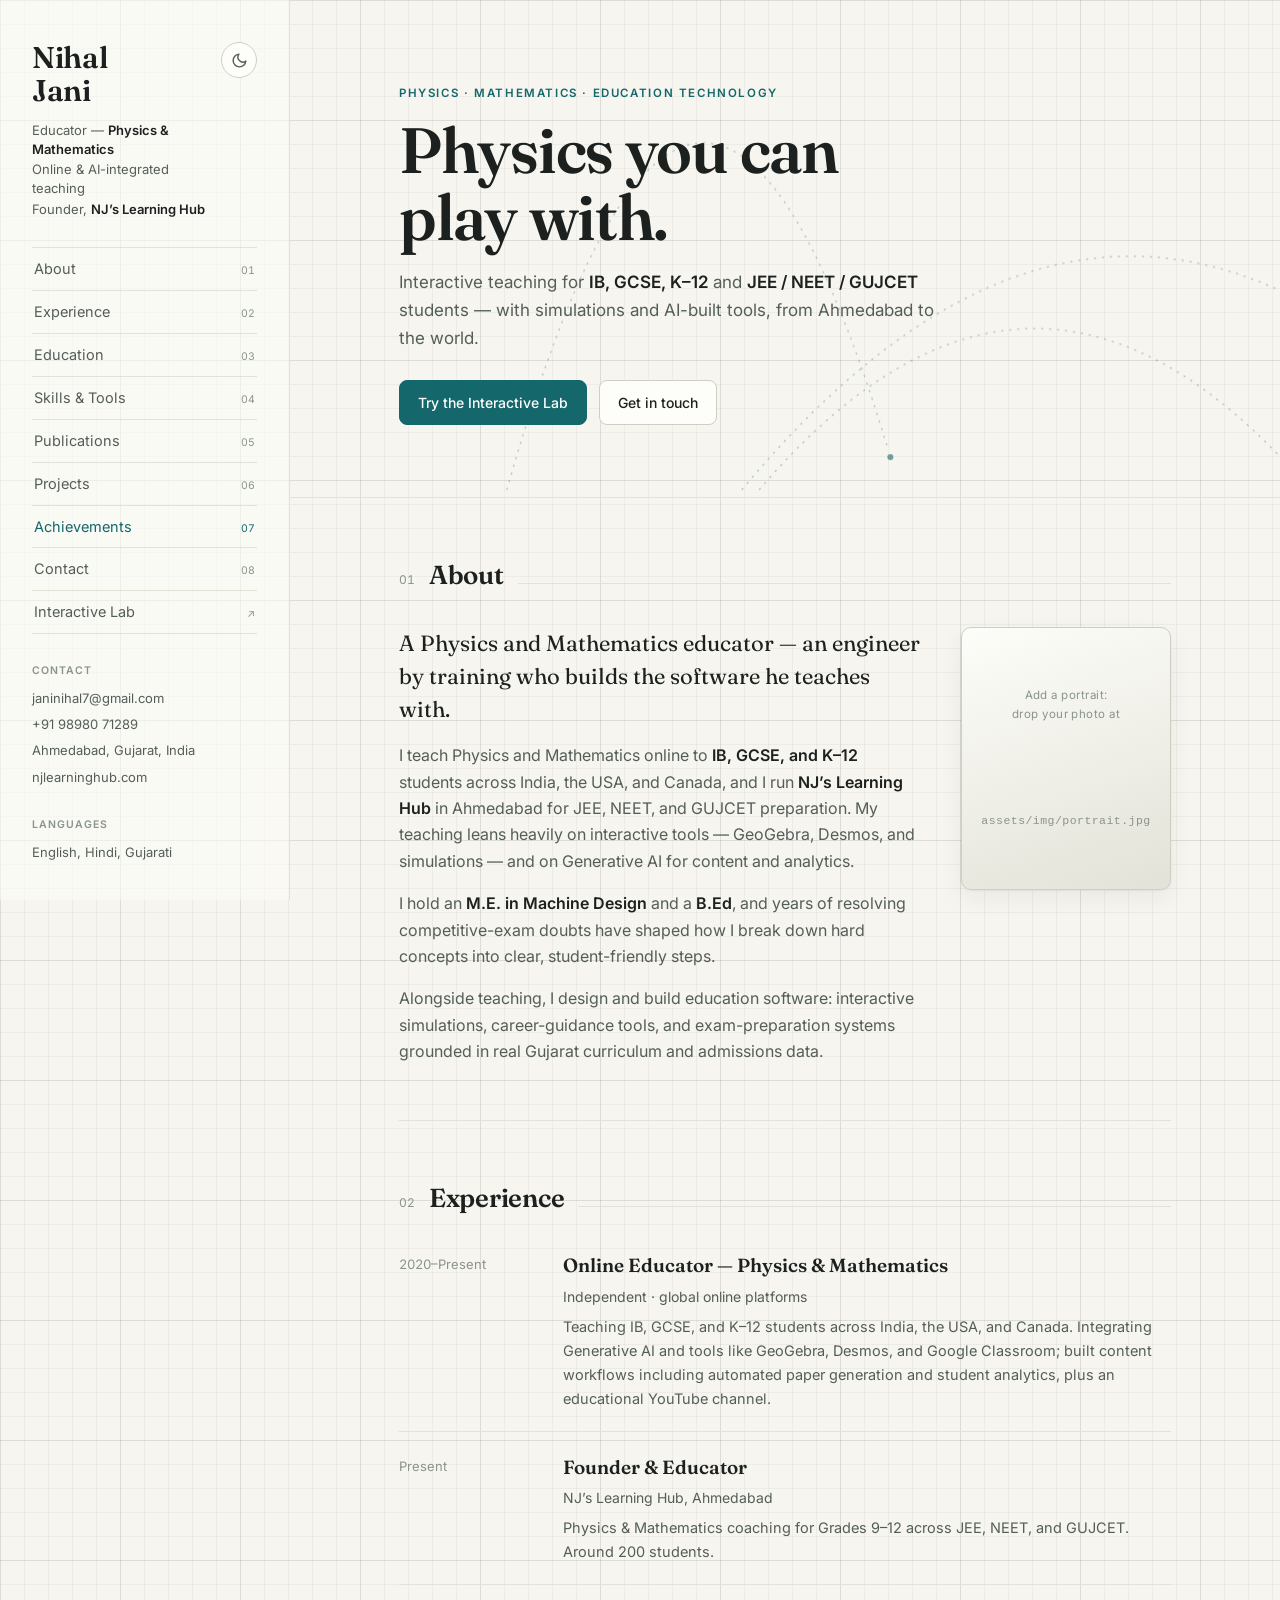
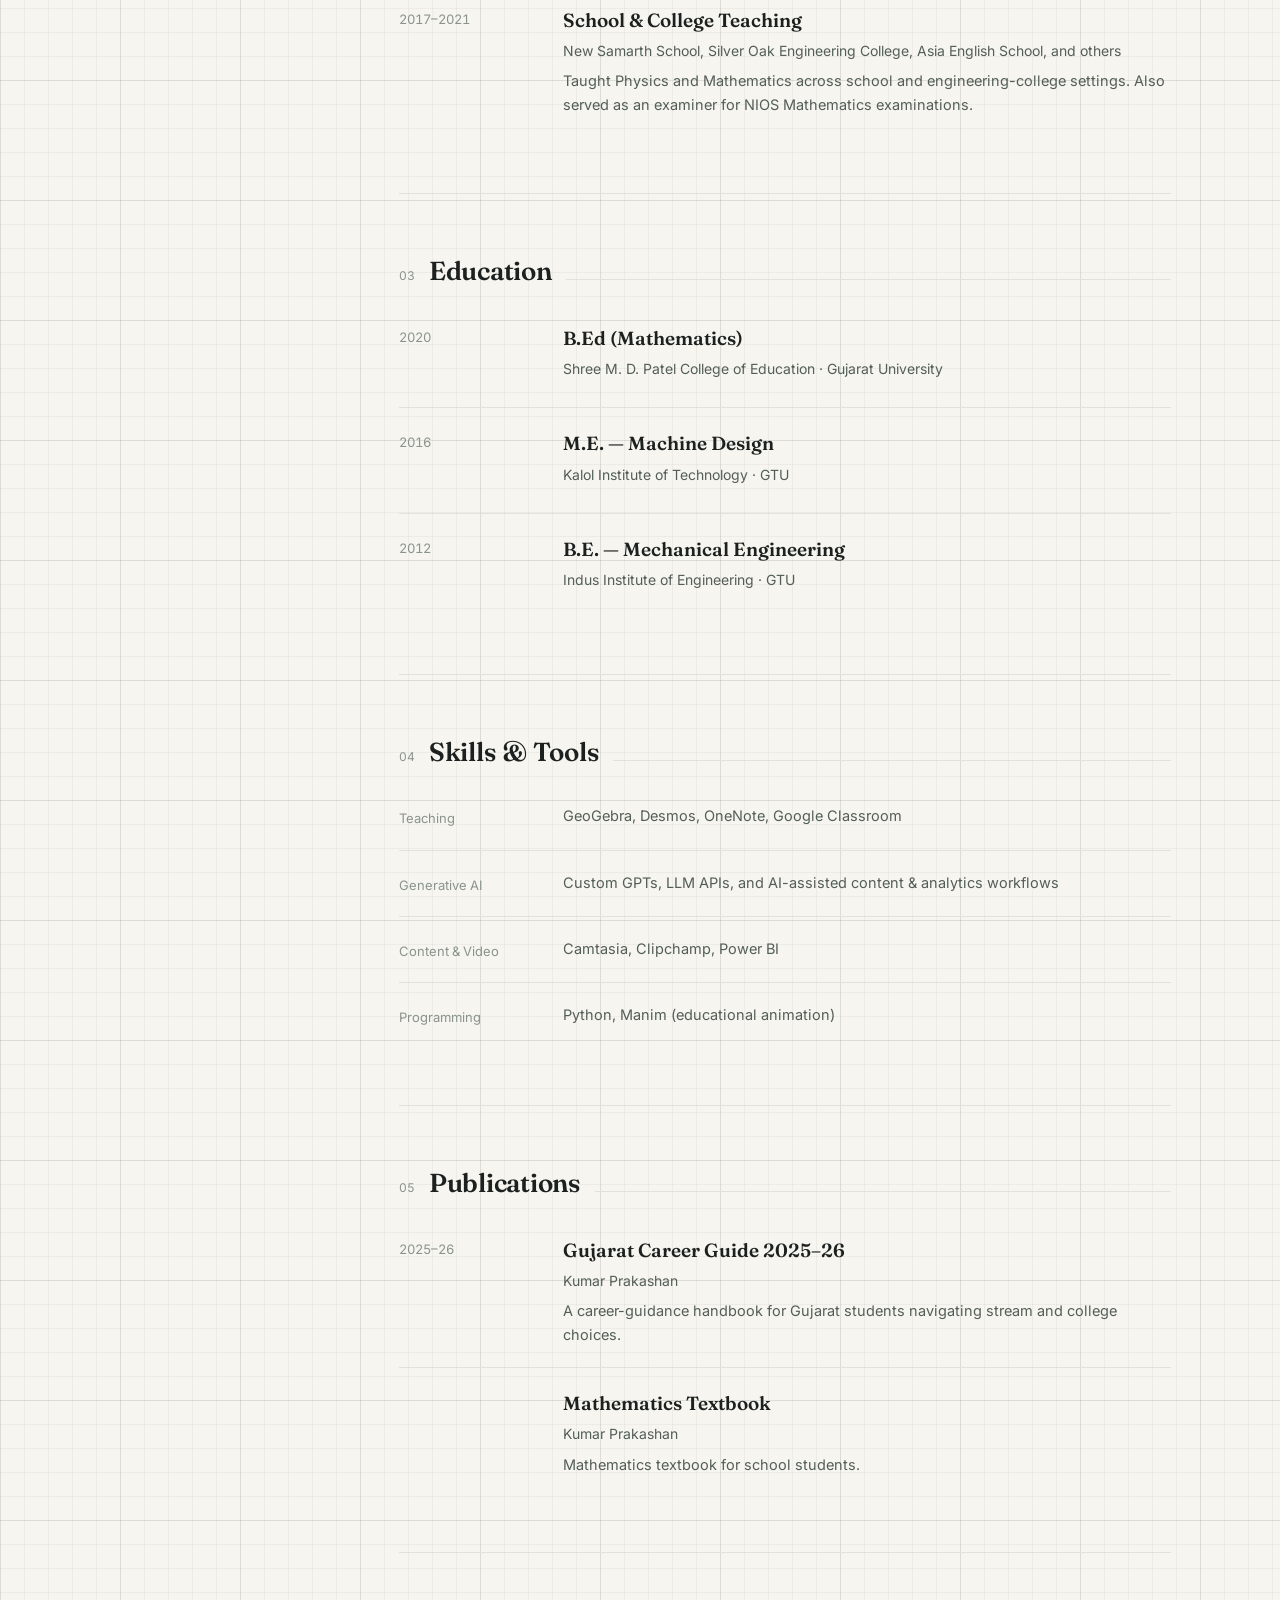
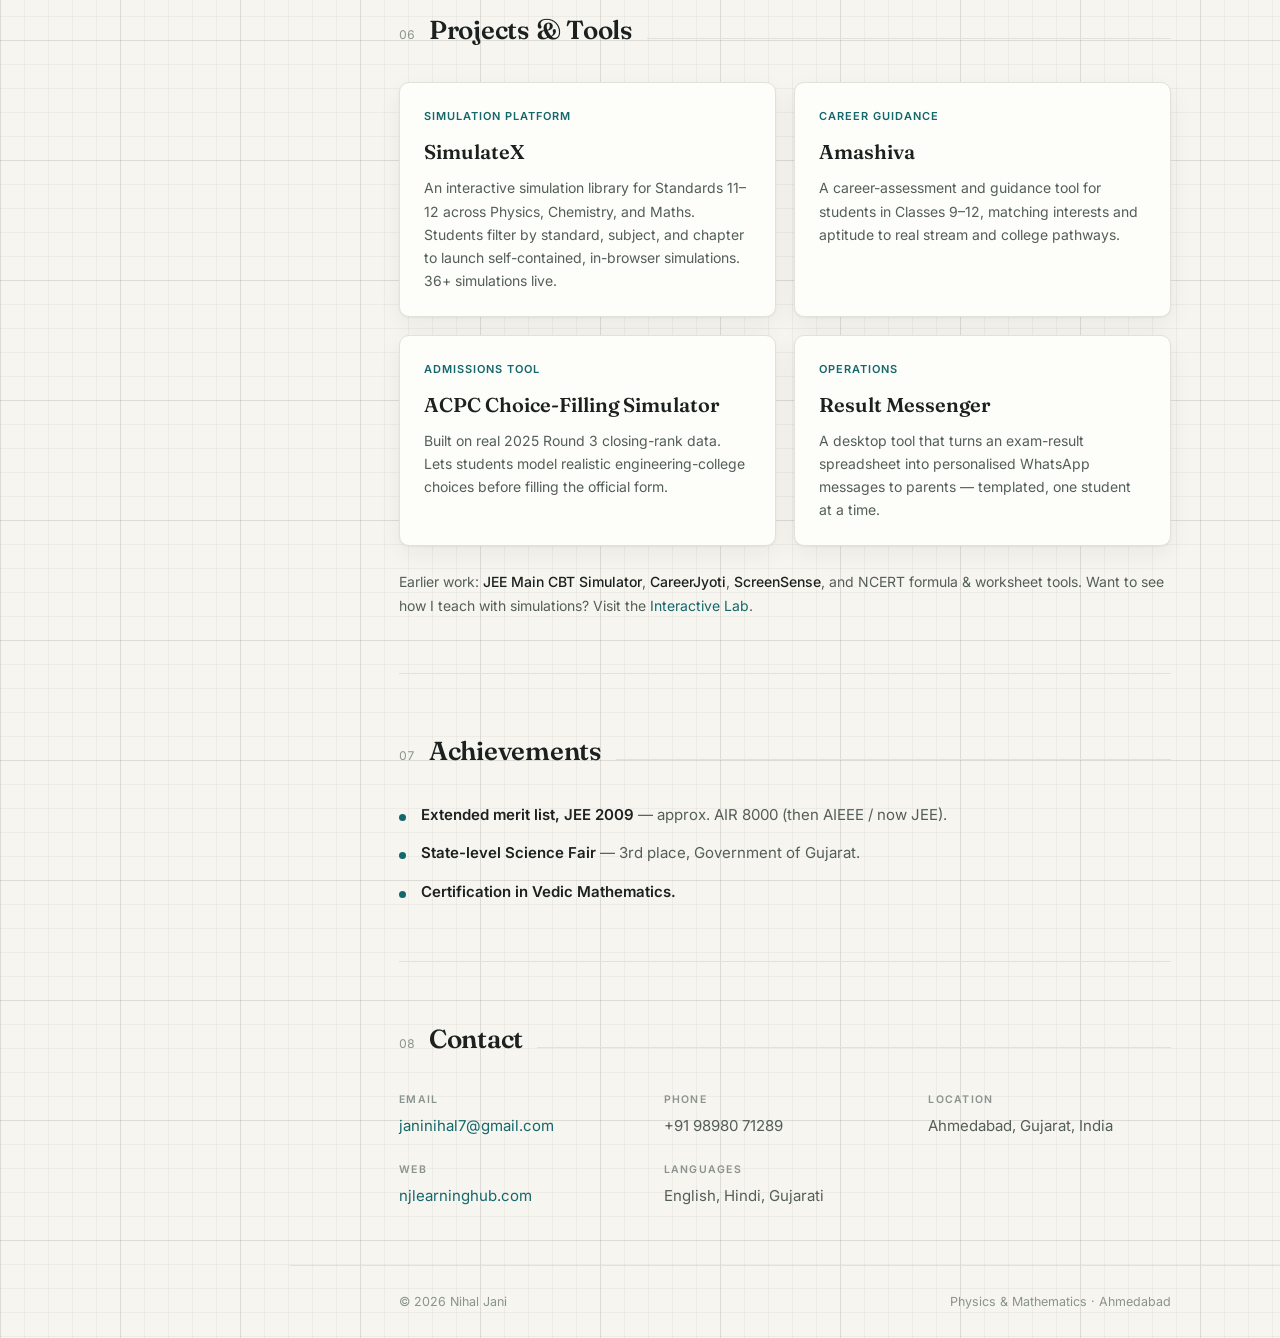
<file: index.html>
<!DOCTYPE html>
<html lang="en">
<head>
<meta charset="UTF-8" />
<meta name="viewport" content="width=device-width, initial-scale=1.0" />
<title>Nihal Jani — Physics &amp; Mathematics Educator</title>
<meta name="description" content="Nihal Jani teaches Physics and Mathematics online to IB, GCSE, and K–12 students worldwide, runs NJ's Learning Hub in Ahmedabad, and builds interactive education software." />
<link rel="preconnect" href="https://fonts.googleapis.com" />
<link rel="preconnect" href="https://fonts.gstatic.com" crossorigin />
<link href="https://fonts.googleapis.com/css2?family=Fraunces:opsz,wght@9..144,400;9..144,600&family=Inter:wght@400;500;600&display=swap" rel="stylesheet" />
<link rel="stylesheet" href="assets/css/style.css" />
<script>
  // Apply the saved / system theme before first paint to avoid a flash.
  (function () {
    var t = null;
    try { t = localStorage.getItem('theme'); } catch (e) {}
    if (!t) t = window.matchMedia('(prefers-color-scheme: dark)').matches ? 'dark' : 'light';
    if (t === 'dark') document.documentElement.setAttribute('data-theme', 'dark');
  })();
</script>
</head>
<body>

<aside class="rail">
  <div class="rail-top">
    <div>
      <a class="rail-name" href="index.html">Nihal<br/>Jani</a>
      <div class="rail-roles">
        <div>Educator &mdash; <b>Physics &amp; Mathematics</b></div>
        <div>Online &amp; AI-integrated teaching</div>
        <div>Founder, <b>NJ&rsquo;s Learning Hub</b></div>
      </div>
    </div>
    <button class="theme-toggle" id="theme-toggle" aria-label="Toggle dark / light theme" title="Toggle theme">
      <svg class="icon-moon" viewBox="0 0 24 24" fill="none" stroke="currentColor" stroke-width="2" stroke-linecap="round" stroke-linejoin="round"><path d="M21 12.79A9 9 0 1 1 11.21 3 7 7 0 0 0 21 12.79z"/></svg>
      <svg class="icon-sun" viewBox="0 0 24 24" fill="none" stroke="currentColor" stroke-width="2" stroke-linecap="round" stroke-linejoin="round"><circle cx="12" cy="12" r="5"/><line x1="12" y1="1" x2="12" y2="3"/><line x1="12" y1="21" x2="12" y2="23"/><line x1="4.22" y1="4.22" x2="5.64" y2="5.64"/><line x1="18.36" y1="18.36" x2="19.78" y2="19.78"/><line x1="1" y1="12" x2="3" y2="12"/><line x1="21" y1="12" x2="23" y2="12"/><line x1="4.22" y1="19.78" x2="5.64" y2="18.36"/><line x1="18.36" y1="5.64" x2="19.78" y2="4.22"/></svg>
    </button>
  </div>

  <nav class="rail-nav">
    <a href="#about">About <span class="n">01</span></a>
    <a href="#experience">Experience <span class="n">02</span></a>
    <a href="#education">Education <span class="n">03</span></a>
    <a href="#skills">Skills &amp; Tools <span class="n">04</span></a>
    <a href="#publications">Publications <span class="n">05</span></a>
    <a href="#projects">Projects <span class="n">06</span></a>
    <a href="#achievements">Achievements <span class="n">07</span></a>
    <a href="#contact">Contact <span class="n">08</span></a>
    <a href="tools.html">Interactive Lab <span class="n">&#8599;</span></a>
  </nav>

  <div class="rail-block">
    <span class="label">Contact</span>
    <div class="rail-contact">
      <span>janinihal7@gmail.com</span>
      <span>+91 98980 71289</span>
      <span>Ahmedabad, Gujarat, India</span>
      <span>njlearninghub.com</span>
    </div>
  </div>

  <div class="rail-block">
    <span class="label">Languages</span>
    <div class="rail-meta">English, Hindi, Gujarati</div>
  </div>

  <div class="rail-foot">&copy; <span class="yr"></span> Nihal Jani</div>
</aside>

<main>

<div class="hero">
  <canvas class="hero-canvas" id="hero-canvas" aria-hidden="true"></canvas>
  <div class="wrap">
    <div class="hero-kicker">Physics &middot; Mathematics &middot; Education Technology</div>
    <h1>Physics you can<br/>play with.</h1>
    <p class="hero-roles">
      Interactive teaching for <b>IB, GCSE, K&ndash;12</b> and <b>JEE / NEET / GUJCET</b> students &mdash;
      with simulations and AI-built tools, from Ahmedabad to the world.
    </p>
    <div class="hero-cta">
      <a class="btn primary" href="tools.html">Try the Interactive Lab</a>
      <a class="btn" href="#contact">Get in touch</a>
    </div>
  </div>
</div>

<div class="wrap">

  <!-- ABOUT -->
  <section class="section" id="about">
    <div class="section-head"><span class="num">01</span><h2>About</h2></div>
    <div class="about-2col fade">
      <div class="prose">
        <p class="lead">A Physics and Mathematics educator — an engineer by training who builds the software he teaches with.</p>
        <p>I teach Physics and Mathematics online to <strong>IB, GCSE, and K&ndash;12</strong> students across India, the USA, and Canada, and I run <strong>NJ&rsquo;s Learning Hub</strong> in Ahmedabad for JEE, NEET, and GUJCET preparation. My teaching leans heavily on interactive tools &mdash; GeoGebra, Desmos, and simulations &mdash; and on Generative AI for content and analytics.</p>
        <p>I hold an <strong>M.E. in Machine Design</strong> and a <strong>B.Ed</strong>, and years of resolving competitive-exam doubts have shaped how I break down hard concepts into clear, student-friendly steps.</p>
        <p>Alongside teaching, I design and build education software: interactive simulations, career-guidance tools, and exam-preparation systems grounded in real Gujarat curriculum and admissions data.</p>
      </div>
      <div class="portrait" id="portrait">Add a portrait:<br/>drop your photo at<br/><code>assets/img/portrait.jpg</code></div>
    </div>
  </section>

  <!-- EXPERIENCE -->
  <section class="section" id="experience">
    <div class="section-head"><span class="num">02</span><h2>Experience</h2></div>
    <div class="fade">
      <div class="entry">
        <div class="when">2020&ndash;Present</div>
        <div class="what">
          <h3>Online Educator &mdash; Physics &amp; Mathematics</h3>
          <div class="where">Independent &middot; global online platforms</div>
          <p>Teaching IB, GCSE, and K&ndash;12 students across India, the USA, and Canada. Integrating Generative AI and tools like GeoGebra, Desmos, and Google Classroom; built content workflows including automated paper generation and student analytics, plus an educational YouTube channel.</p>
        </div>
      </div>
      <div class="entry">
        <div class="when">Present</div>
        <div class="what">
          <h3>Founder &amp; Educator</h3>
          <div class="where">NJ&rsquo;s Learning Hub, Ahmedabad</div>
          <p>Physics &amp; Mathematics coaching for Grades 9&ndash;12 across JEE, NEET, and GUJCET. Around 200 students.</p>
        </div>
      </div>
      <div class="entry">
        <div class="when">2017&ndash;2021</div>
        <div class="what">
          <h3>School &amp; College Teaching</h3>
          <div class="where">New Samarth School, Silver Oak Engineering College, Asia English School, and others</div>
          <p>Taught Physics and Mathematics across school and engineering-college settings. Also served as an examiner for NIOS Mathematics examinations.</p>
        </div>
      </div>
    </div>
  </section>

  <!-- EDUCATION -->
  <section class="section" id="education">
    <div class="section-head"><span class="num">03</span><h2>Education</h2></div>
    <div class="fade">
      <div class="entry">
        <div class="when">2020</div>
        <div class="what"><h3>B.Ed (Mathematics)</h3><div class="where">Shree M. D. Patel College of Education &middot; Gujarat University</div></div>
      </div>
      <div class="entry">
        <div class="when">2016</div>
        <div class="what"><h3>M.E. &mdash; Machine Design</h3><div class="where">Kalol Institute of Technology &middot; GTU</div></div>
      </div>
      <div class="entry">
        <div class="when">2012</div>
        <div class="what"><h3>B.E. &mdash; Mechanical Engineering</h3><div class="where">Indus Institute of Engineering &middot; GTU</div></div>
      </div>
    </div>
  </section>

  <!-- SKILLS -->
  <section class="section" id="skills">
    <div class="section-head"><span class="num">04</span><h2>Skills &amp; Tools</h2></div>
    <div class="fade">
      <div class="entry"><div class="when">Teaching</div><div class="what"><p>GeoGebra, Desmos, OneNote, Google Classroom</p></div></div>
      <div class="entry"><div class="when">Generative AI</div><div class="what"><p>Custom GPTs, LLM APIs, and AI-assisted content &amp; analytics workflows</p></div></div>
      <div class="entry"><div class="when">Content &amp; Video</div><div class="what"><p>Camtasia, Clipchamp, Power BI</p></div></div>
      <div class="entry"><div class="when">Programming</div><div class="what"><p>Python, Manim (educational animation)</p></div></div>
    </div>
  </section>

  <!-- PUBLICATIONS -->
  <section class="section" id="publications">
    <div class="section-head"><span class="num">05</span><h2>Publications</h2></div>
    <div class="fade">
      <div class="entry">
        <div class="when">2025&ndash;26</div>
        <div class="what"><h3>Gujarat Career Guide 2025&ndash;26</h3><div class="where">Kumar Prakashan</div><p>A career-guidance handbook for Gujarat students navigating stream and college choices.</p></div>
      </div>
      <div class="entry">
        <div class="when">&nbsp;</div>
        <div class="what"><h3>Mathematics Textbook</h3><div class="where">Kumar Prakashan</div><p>Mathematics textbook for school students.</p></div>
      </div>
    </div>
  </section>

  <!-- PROJECTS -->
  <section class="section" id="projects">
    <div class="section-head"><span class="num">06</span><h2>Projects &amp; Tools</h2></div>
    <div class="projects fade">
      <div class="proj">
        <div class="kind">Simulation Platform</div>
        <h3>SimulateX</h3>
        <p>An interactive simulation library for Standards 11&ndash;12 across Physics, Chemistry, and Maths. Students filter by standard, subject, and chapter to launch self-contained, in-browser simulations. 36+ simulations live.</p>
      </div>
      <div class="proj">
        <div class="kind">Career Guidance</div>
        <h3>Amashiva</h3>
        <p>A career-assessment and guidance tool for students in Classes 9&ndash;12, matching interests and aptitude to real stream and college pathways.</p>
      </div>
      <div class="proj">
        <div class="kind">Admissions Tool</div>
        <h3>ACPC Choice-Filling Simulator</h3>
        <p>Built on real 2025 Round 3 closing-rank data. Lets students model realistic engineering-college choices before filling the official form.</p>
      </div>
      <div class="proj">
        <div class="kind">Operations</div>
        <h3>Result Messenger</h3>
        <p>A desktop tool that turns an exam-result spreadsheet into personalised WhatsApp messages to parents &mdash; templated, one student at a time.</p>
      </div>
      <p class="earlier">Earlier work: <b>JEE Main CBT Simulator</b>, <b>CareerJyoti</b>, <b>ScreenSense</b>, and NCERT formula &amp; worksheet tools. Want to see how I teach with simulations? Visit the <a href="tools.html">Interactive Lab</a>.</p>
    </div>
  </section>

  <!-- ACHIEVEMENTS -->
  <section class="section" id="achievements">
    <div class="section-head"><span class="num">07</span><h2>Achievements</h2></div>
    <ul class="facts fade">
      <li><b>Extended merit list, JEE 2009</b> &mdash; approx. AIR 8000 (then AIEEE / now JEE).</li>
      <li><b>State-level Science Fair</b> &mdash; 3rd place, Government of Gujarat.</li>
      <li><b>Certification in Vedic Mathematics.</b></li>
    </ul>
  </section>

  <!-- CONTACT -->
  <section class="section" id="contact">
    <div class="section-head"><span class="num">08</span><h2>Contact</h2></div>
    <div class="contact-grid fade">
      <div><span class="label">Email</span><a href="mailto:janinihal7@gmail.com">janinihal7@gmail.com</a></div>
      <div><span class="label">Phone</span>+91 98980 71289</div>
      <div><span class="label">Location</span>Ahmedabad, Gujarat, India</div>
      <div><span class="label">Web</span><a href="https://njlearninghub.com" target="_blank" rel="noopener">njlearninghub.com</a></div>
      <div><span class="label">Languages</span>English, Hindi, Gujarati</div>
    </div>
  </section>

</div>

</main>

<footer class="site-footer">
  <div class="wrap">
    <span>&copy; <span class="yr"></span> Nihal Jani</span>
    <span>Physics &amp; Mathematics &middot; Ahmedabad</span>
  </div>
</footer>

<script src="assets/js/theme.js"></script>
<script src="assets/js/main.js"></script>
</body>
</html>
</file>
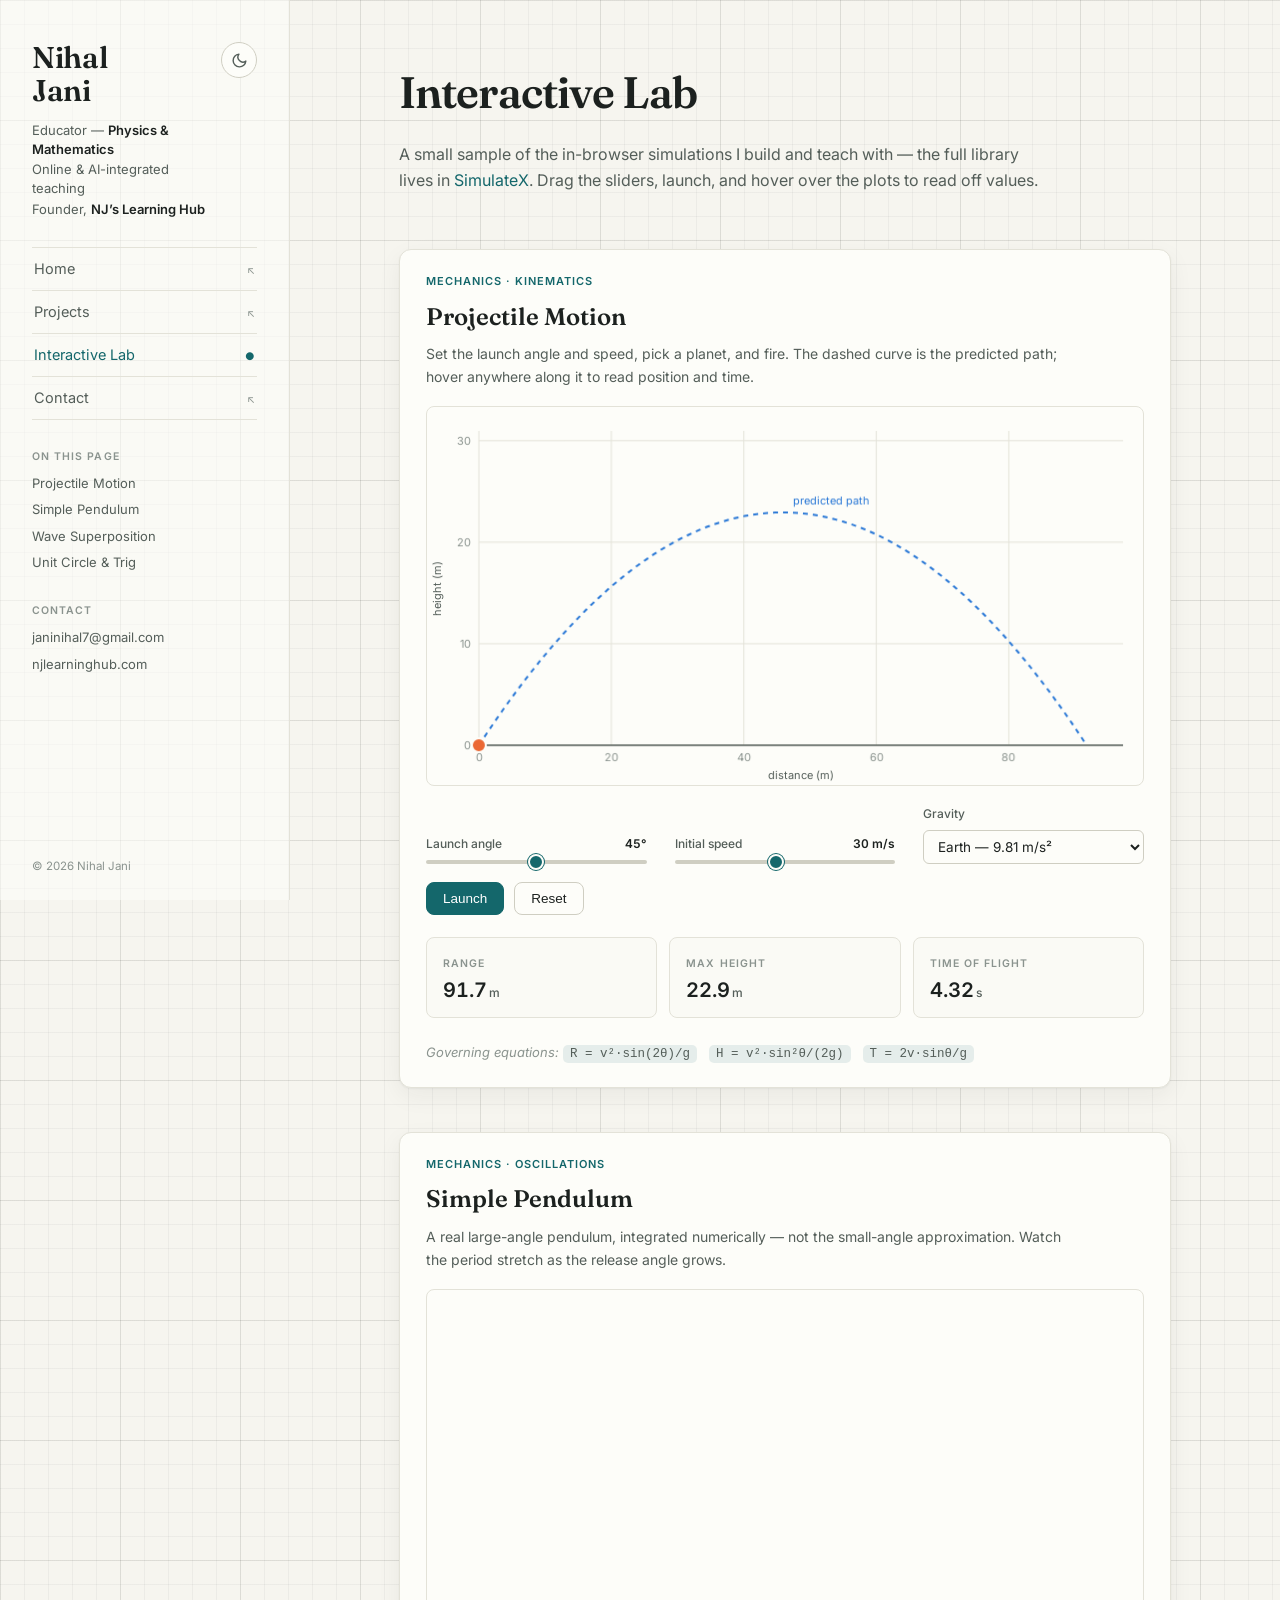
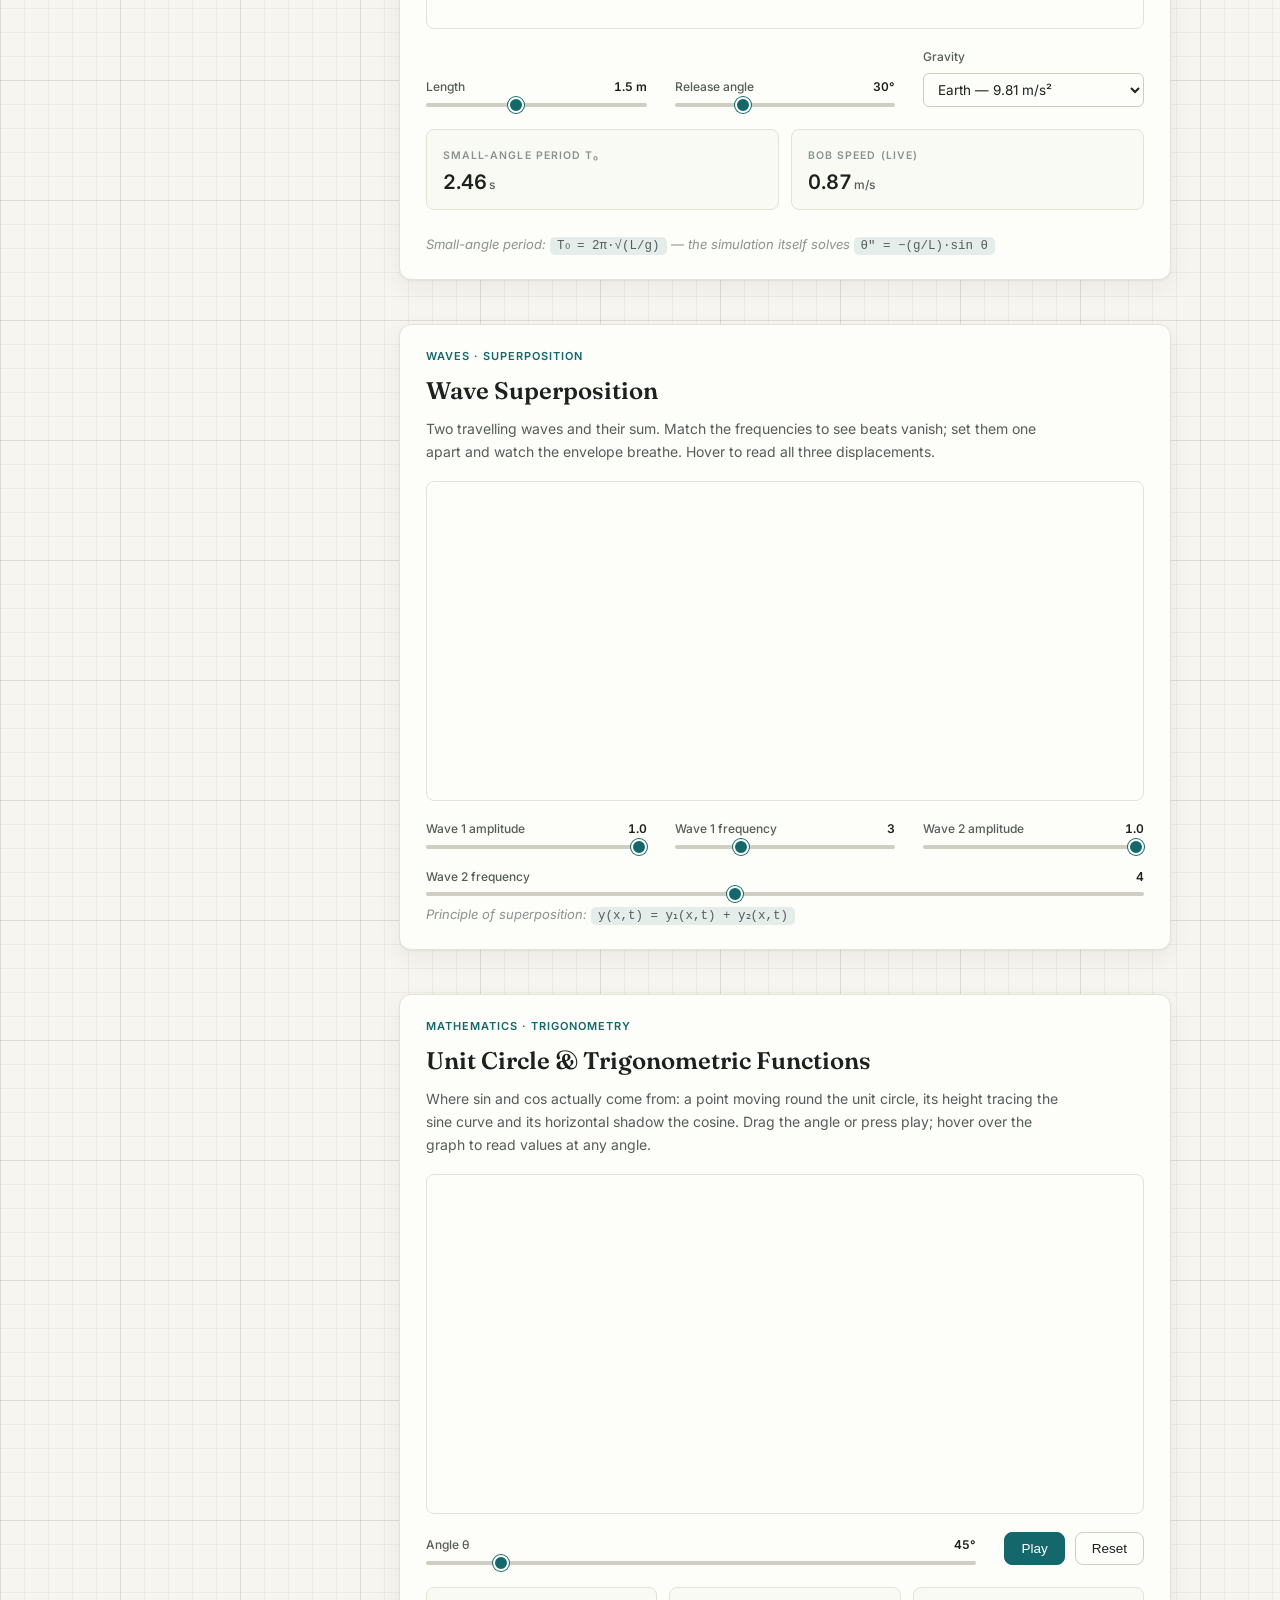
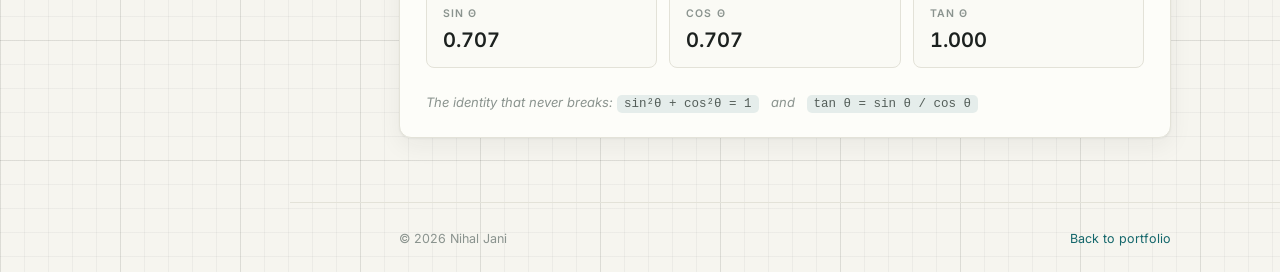
<file: tools.html>
<!DOCTYPE html>
<html lang="en">
<head>
<meta charset="UTF-8" />
<meta name="viewport" content="width=device-width, initial-scale=1.0" />
<title>Interactive Lab — Nihal Jani</title>
<meta name="description" content="Interactive physics simulations by Nihal Jani: projectile motion, the simple pendulum, and wave superposition — the kind of tools used in class every day." />
<link rel="preconnect" href="https://fonts.googleapis.com" />
<link rel="preconnect" href="https://fonts.gstatic.com" crossorigin />
<link href="https://fonts.googleapis.com/css2?family=Fraunces:opsz,wght@9..144,400;9..144,600&family=Inter:wght@400;500;600&display=swap" rel="stylesheet" />
<link rel="stylesheet" href="assets/css/style.css" />
<script>
  (function () {
    var t = null;
    try { t = localStorage.getItem('theme'); } catch (e) {}
    if (!t) t = window.matchMedia('(prefers-color-scheme: dark)').matches ? 'dark' : 'light';
    if (t === 'dark') document.documentElement.setAttribute('data-theme', 'dark');
  })();
</script>
</head>
<body>

<aside class="rail">
  <div class="rail-top">
    <div>
      <a class="rail-name" href="index.html">Nihal<br/>Jani</a>
      <div class="rail-roles">
        <div>Educator &mdash; <b>Physics &amp; Mathematics</b></div>
        <div>Online &amp; AI-integrated teaching</div>
        <div>Founder, <b>NJ&rsquo;s Learning Hub</b></div>
      </div>
    </div>
    <button class="theme-toggle" id="theme-toggle" aria-label="Toggle dark / light theme" title="Toggle theme">
      <svg class="icon-moon" viewBox="0 0 24 24" fill="none" stroke="currentColor" stroke-width="2" stroke-linecap="round" stroke-linejoin="round"><path d="M21 12.79A9 9 0 1 1 11.21 3 7 7 0 0 0 21 12.79z"/></svg>
      <svg class="icon-sun" viewBox="0 0 24 24" fill="none" stroke="currentColor" stroke-width="2" stroke-linecap="round" stroke-linejoin="round"><circle cx="12" cy="12" r="5"/><line x1="12" y1="1" x2="12" y2="3"/><line x1="12" y1="21" x2="12" y2="23"/><line x1="4.22" y1="4.22" x2="5.64" y2="5.64"/><line x1="18.36" y1="18.36" x2="19.78" y2="19.78"/><line x1="1" y1="12" x2="3" y2="12"/><line x1="21" y1="12" x2="23" y2="12"/><line x1="4.22" y1="19.78" x2="5.64" y2="18.36"/><line x1="18.36" y1="5.64" x2="19.78" y2="4.22"/></svg>
    </button>
  </div>

  <nav class="rail-nav">
    <a href="index.html">Home <span class="n">&#8598;</span></a>
    <a href="index.html#projects">Projects <span class="n">&#8598;</span></a>
    <a href="tools.html" class="active">Interactive Lab <span class="n">&#9679;</span></a>
    <a href="index.html#contact">Contact <span class="n">&#8598;</span></a>
  </nav>

  <div class="rail-block">
    <span class="label">On this page</span>
    <div class="rail-contact">
      <span>Projectile Motion</span>
      <span>Simple Pendulum</span>
      <span>Wave Superposition</span>
      <span>Unit Circle &amp; Trig</span>
    </div>
  </div>

  <div class="rail-block">
    <span class="label">Contact</span>
    <div class="rail-contact">
      <span>janinihal7@gmail.com</span>
      <span>njlearninghub.com</span>
    </div>
  </div>

  <div class="rail-foot">&copy; <span class="yr"></span> Nihal Jani</div>
</aside>

<main>

<div class="wrap">

  <div class="lab-intro">
    <h1>Interactive Lab</h1>
    <p>A small sample of the in-browser simulations I build and teach with — the full library lives in <a href="index.html#projects">SimulateX</a>. Drag the sliders, launch, and hover over the plots to read off values.</p>
  </div>

  <!-- ============ PROJECTILE MOTION ============ -->
  <div class="sim">
    <div class="sim-head">
      <div class="kind">Mechanics · Kinematics</div>
      <h2>Projectile Motion</h2>
      <p>Set the launch angle and speed, pick a planet, and fire. The dashed curve is the predicted path; hover anywhere along it to read position and time.</p>
    </div>
    <div class="sim-canvas-wrap">
      <canvas id="sim-projectile" aria-label="Projectile motion simulation"></canvas>
      <div class="sim-tip" id="pj-tip"></div>
    </div>
    <div class="sim-controls">
      <div class="ctl">
        <label for="pj-angle">Launch angle <output id="pj-angle-out">45°</output></label>
        <input type="range" id="pj-angle" min="10" max="80" step="1" value="45" />
      </div>
      <div class="ctl">
        <label for="pj-speed">Initial speed <output id="pj-speed-out">30 m/s</output></label>
        <input type="range" id="pj-speed" min="5" max="60" step="1" value="30" />
      </div>
      <div class="ctl">
        <label for="pj-gravity">Gravity</label>
        <select id="pj-gravity">
          <option value="9.81" selected>Earth — 9.81 m/s²</option>
          <option value="1.62">Moon — 1.62 m/s²</option>
          <option value="3.71">Mars — 3.71 m/s²</option>
          <option value="24.79">Jupiter — 24.79 m/s²</option>
        </select>
      </div>
      <div class="sim-actions">
        <button class="btn primary" id="pj-launch" type="button">Launch</button>
        <button class="btn" id="pj-reset" type="button">Reset</button>
      </div>
    </div>
    <div class="readouts">
      <div class="readout"><span class="r-label">Range</span><div class="r-value" id="pj-range">0<small>m</small></div></div>
      <div class="readout"><span class="r-label">Max height</span><div class="r-value" id="pj-height">0<small>m</small></div></div>
      <div class="readout"><span class="r-label">Time of flight</span><div class="r-value" id="pj-time">0<small>s</small></div></div>
    </div>
    <p class="formula">Governing equations: <code>R = v²·sin(2θ)/g</code> &nbsp; <code>H = v²·sin²θ/(2g)</code> &nbsp; <code>T = 2v·sinθ/g</code></p>
  </div>

  <!-- ============ PENDULUM ============ -->
  <div class="sim">
    <div class="sim-head">
      <div class="kind">Mechanics · Oscillations</div>
      <h2>Simple Pendulum</h2>
      <p>A real large-angle pendulum, integrated numerically — not the small-angle approximation. Watch the period stretch as the release angle grows.</p>
    </div>
    <div class="sim-canvas-wrap">
      <canvas id="sim-pendulum" aria-label="Simple pendulum simulation"></canvas>
    </div>
    <div class="sim-controls">
      <div class="ctl">
        <label for="pd-length">Length <output id="pd-length-out">1.5 m</output></label>
        <input type="range" id="pd-length" min="0.5" max="3" step="0.1" value="1.5" />
      </div>
      <div class="ctl">
        <label for="pd-angle">Release angle <output id="pd-angle-out">30°</output></label>
        <input type="range" id="pd-angle" min="5" max="90" step="1" value="30" />
      </div>
      <div class="ctl">
        <label for="pd-gravity">Gravity</label>
        <select id="pd-gravity">
          <option value="9.81" selected>Earth — 9.81 m/s²</option>
          <option value="1.62">Moon — 1.62 m/s²</option>
          <option value="3.71">Mars — 3.71 m/s²</option>
        </select>
      </div>
    </div>
    <div class="readouts">
      <div class="readout"><span class="r-label">Small-angle period T₀</span><div class="r-value" id="pd-period">0<small>s</small></div></div>
      <div class="readout"><span class="r-label">Bob speed (live)</span><div class="r-value" id="pd-energy">0<small>m/s</small></div></div>
    </div>
    <p class="formula">Small-angle period: <code>T₀ = 2π·√(L/g)</code> — the simulation itself solves <code>θ&#x2033; = −(g/L)·sin θ</code></p>
  </div>

  <!-- ============ WAVES ============ -->
  <div class="sim">
    <div class="sim-head">
      <div class="kind">Waves · Superposition</div>
      <h2>Wave Superposition</h2>
      <p>Two travelling waves and their sum. Match the frequencies to see beats vanish; set them one apart and watch the envelope breathe. Hover to read all three displacements.</p>
    </div>
    <div class="sim-canvas-wrap">
      <canvas id="sim-waves" aria-label="Wave superposition simulation"></canvas>
      <div class="sim-tip" id="wv-tip"></div>
    </div>
    <div class="sim-controls">
      <div class="ctl">
        <label for="wv-a1">Wave 1 amplitude <output id="wv-a1-out">1.0</output></label>
        <input type="range" id="wv-a1" min="0" max="1" step="0.1" value="1" />
      </div>
      <div class="ctl">
        <label for="wv-f1">Wave 1 frequency <output id="wv-f1-out">3</output></label>
        <input type="range" id="wv-f1" min="1" max="8" step="1" value="3" />
      </div>
      <div class="ctl">
        <label for="wv-a2">Wave 2 amplitude <output id="wv-a2-out">1.0</output></label>
        <input type="range" id="wv-a2" min="0" max="1" step="0.1" value="1" />
      </div>
      <div class="ctl">
        <label for="wv-f2">Wave 2 frequency <output id="wv-f2-out">4</output></label>
        <input type="range" id="wv-f2" min="1" max="8" step="1" value="4" />
      </div>
    </div>
    <p class="formula">Principle of superposition: <code>y(x,t) = y₁(x,t) + y₂(x,t)</code></p>
  </div>

  <!-- ============ UNIT CIRCLE ============ -->
  <div class="sim">
    <div class="sim-head">
      <div class="kind">Mathematics · Trigonometry</div>
      <h2>Unit Circle &amp; Trigonometric Functions</h2>
      <p>Where sin and cos actually come from: a point moving round the unit circle, its height tracing the sine curve and its horizontal shadow the cosine. Drag the angle or press play; hover over the graph to read values at any angle.</p>
    </div>
    <div class="sim-canvas-wrap">
      <canvas id="sim-circle" aria-label="Unit circle and trigonometric functions simulation"></canvas>
      <div class="sim-tip" id="uc-tip"></div>
    </div>
    <div class="sim-controls">
      <div class="ctl">
        <label for="uc-theta">Angle θ <output id="uc-theta-out">45°</output></label>
        <input type="range" id="uc-theta" min="0" max="360" step="1" value="45" />
      </div>
      <div class="sim-actions">
        <button class="btn primary" id="uc-play" type="button">Play</button>
        <button class="btn" id="uc-reset" type="button">Reset</button>
      </div>
    </div>
    <div class="readouts">
      <div class="readout"><span class="r-label">sin θ</span><div class="r-value" id="uc-sin">0<small>&nbsp;</small></div></div>
      <div class="readout"><span class="r-label">cos θ</span><div class="r-value" id="uc-cos">0<small>&nbsp;</small></div></div>
      <div class="readout"><span class="r-label">tan θ</span><div class="r-value" id="uc-tan">0<small>&nbsp;</small></div></div>
    </div>
    <p class="formula">The identity that never breaks: <code>sin²θ + cos²θ = 1</code> &nbsp; and &nbsp; <code>tan θ = sin θ / cos θ</code></p>
  </div>

  <div style="height:56px"></div>

</div>

</main>

<footer class="site-footer">
  <div class="wrap">
    <span>&copy; <span class="yr"></span> Nihal Jani</span>
    <span><a href="index.html">Back to portfolio</a></span>
  </div>
</footer>

<script src="assets/js/theme.js"></script>
<script src="assets/js/main.js"></script>
<script src="assets/js/sims.js"></script>
</body>
</html>
</file>
<file: assets/css/style.css>
/* ==========================================================================
   Nihal Jani — personal portfolio
   Theme: "Field Notes" — graph-paper light mode, chalkboard dark mode.
   ========================================================================== */

:root{
  --bg:#f6f5ef;
  --surface:#fdfdf9;
  --ink:#1c211f;
  --soft:#545e59;
  --faint:#8a938e;
  --rule:#e3e2d8;
  --rule-strong:#cfcec2;
  --accent:#14676b;
  --accent-soft:rgba(20,103,107,.10);
  --accent-2:#b4550a;
  --grid:rgba(28,33,31,.045);
  --grid-major:rgba(28,33,31,.08);
  --shadow:0 1px 2px rgba(28,33,31,.05),0 8px 24px rgba(28,33,31,.06);
  /* sim series (validated: light surface #fdfdf9) */
  --series-1:#2a78d6;
  --series-2:#1baf7a;
  --series-3:#eb6834;
  --series-4:#e34948;
  --serif:"Fraunces",Georgia,serif;
  --sans:"Inter",system-ui,-apple-system,"Segoe UI",sans-serif;
  --rail:290px;
}
[data-theme="dark"]{
  --bg:#0e1213;
  --surface:#171b1e;
  --ink:#e9ece8;
  --soft:#a9b2ac;
  --faint:#717b76;
  --rule:#262c2d;
  --rule-strong:#39413f;
  --accent:#4cc4b4;
  --accent-soft:rgba(76,196,180,.12);
  --accent-2:#f0a35c;
  --grid:rgba(233,236,232,.045);
  --grid-major:rgba(233,236,232,.075);
  --shadow:0 1px 2px rgba(0,0,0,.35),0 10px 30px rgba(0,0,0,.35);
  /* sim series (validated: dark surface #171b1e) */
  --series-1:#3987e5;
  --series-2:#199e70;
  --series-3:#d95926;
  --series-4:#e66767;
}

*{box-sizing:border-box;margin:0;padding:0;}
html{scroll-behavior:smooth;}
section[id]{scroll-margin-top:24px;}
body{
  background:
    linear-gradient(var(--grid) 1px,transparent 1px),
    linear-gradient(90deg,var(--grid) 1px,transparent 1px),
    linear-gradient(var(--grid-major) 1px,transparent 1px),
    linear-gradient(90deg,var(--grid-major) 1px,transparent 1px),
    var(--bg);
  background-size:24px 24px,24px 24px,120px 120px,120px 120px;
  color:var(--ink);
  font-family:var(--sans);
  font-size:16px;line-height:1.65;
  -webkit-font-smoothing:antialiased;
  transition:background-color .3s,color .3s;
}
a{color:var(--accent);text-decoration:none;}
a:hover{text-decoration:underline;text-underline-offset:3px;}
::selection{background:var(--accent-soft);}

.wrap{max-width:860px;margin:0 auto;padding:0 44px;}

/* ---------- left rail ---------- */
.rail{
  position:fixed;top:0;left:0;bottom:0;width:var(--rail);z-index:50;
  border-right:1px solid var(--rule);
  background:color-mix(in srgb,var(--surface) 55%,transparent);
  padding:42px 32px 24px;overflow-y:auto;
  display:flex;flex-direction:column;gap:28px;
}
.rail-top{display:flex;justify-content:space-between;align-items:flex-start;gap:12px;}
.rail-name{font-family:var(--serif);font-weight:600;font-size:30px;line-height:1.08;letter-spacing:-.01em;color:var(--ink);}
.rail-name:hover{text-decoration:none;color:var(--accent);}
.rail-roles{display:flex;flex-direction:column;gap:2px;margin-top:12px;}
.rail-roles div{font-size:13px;color:var(--soft);line-height:1.45;}
.rail-roles b{color:var(--ink);font-weight:600;}
.rail-nav{display:flex;flex-direction:column;}
.rail-nav a{
  display:flex;justify-content:space-between;align-items:baseline;
  padding:9px 2px;font-size:14.5px;color:var(--soft);
  border-bottom:1px solid var(--rule);
}
.rail-nav a:first-child{border-top:1px solid var(--rule);}
.rail-nav a .n{font-size:10.5px;color:var(--faint);font-variant-numeric:tabular-nums;}
.rail-nav a:hover{color:var(--ink);text-decoration:none;padding-left:6px;transition:padding .2s,color .2s;}
.rail-nav a.active{color:var(--accent);}
.rail-nav a.active .n{color:var(--accent);}
.rail-block .label{font-size:10.5px;letter-spacing:.1em;text-transform:uppercase;color:var(--faint);display:block;margin-bottom:8px;font-weight:600;}
.rail-contact{display:flex;flex-direction:column;gap:5px;font-size:13px;color:var(--soft);}
.rail-meta{font-size:13px;color:var(--soft);}
.rail-foot{margin-top:auto;font-size:11.5px;color:var(--faint);padding-top:16px;}
main,.site-footer{margin-left:var(--rail);}
.theme-toggle{
  border:1px solid var(--rule-strong);background:var(--surface);color:var(--soft);
  width:36px;height:36px;border-radius:50%;cursor:pointer;flex:none;
  display:grid;place-items:center;transition:transform .2s,color .2s,border-color .2s;
}
.theme-toggle:hover{color:var(--accent);border-color:var(--accent);transform:rotate(15deg);}
.theme-toggle svg{width:17px;height:17px;}
[data-theme="dark"] .icon-moon{display:none;}
:not([data-theme="dark"]) .icon-sun{display:none;}
[data-theme="dark"] .icon-sun{display:block;}

/* ---------- hero ---------- */
.hero{position:relative;overflow:hidden;border-bottom:1px solid var(--rule);}
.hero-canvas{position:absolute;inset:0;width:100%;height:100%;pointer-events:none;}
.hero .wrap{position:relative;padding-top:84px;padding-bottom:72px;}
.hero-kicker{font-size:11.5px;letter-spacing:.14em;text-transform:uppercase;color:var(--accent);font-weight:600;margin-bottom:14px;}
.hero h1{font-family:var(--serif);font-weight:600;font-size:clamp(40px,7vw,64px);line-height:1.04;letter-spacing:-.02em;}
.hero-roles{margin-top:18px;font-size:17px;color:var(--soft);max-width:560px;}
.hero-roles b{color:var(--ink);font-weight:600;}
.hero-cta{margin-top:28px;display:flex;gap:12px;flex-wrap:wrap;}
.btn{
  display:inline-flex;align-items:center;gap:8px;font-size:14px;font-weight:500;
  padding:10px 18px;border-radius:8px;border:1px solid var(--rule-strong);
  background:var(--surface);color:var(--ink);transition:border-color .2s,transform .15s;
}
.btn:hover{text-decoration:none;border-color:var(--accent);transform:translateY(-1px);}
.btn.primary{background:var(--accent);border-color:var(--accent);color:#fff;}
[data-theme="dark"] .btn.primary{color:#0e1213;}
.btn.primary:hover{filter:brightness(1.08);}

/* ---------- sections ---------- */
.section{padding:56px 0;border-bottom:1px solid var(--rule);}
.section:last-of-type{border-bottom:none;}
.section-head{display:flex;align-items:baseline;gap:14px;margin-bottom:30px;}
.section-head h2{font-family:var(--serif);font-size:26px;font-weight:600;letter-spacing:-.01em;}
.section-head .num{font-size:12px;color:var(--faint);font-variant-numeric:tabular-nums;}
.section-head::after{content:"";flex:1;height:1px;background:var(--rule);}

.about-2col{display:grid;grid-template-columns:1fr 210px;gap:40px;align-items:start;}
.prose p{margin-bottom:16px;color:var(--soft);}
.prose p:last-child{margin-bottom:0;}
.prose strong{color:var(--ink);font-weight:600;}
.lead{font-family:var(--serif);font-size:22px;line-height:1.5;color:var(--ink)!important;}
.portrait{
  width:100%;aspect-ratio:4/5;border-radius:10px;overflow:hidden;
  background:linear-gradient(160deg,var(--surface),var(--rule));
  border:1px solid var(--rule-strong);box-shadow:var(--shadow);
  display:grid;place-items:center;color:var(--faint);font-size:11.5px;
  letter-spacing:.04em;text-align:center;padding:14px;
}
.portrait img{width:100%;height:100%;object-fit:cover;display:block;}

.entry{padding:20px 0;border-top:1px solid var(--rule);display:grid;grid-template-columns:140px 1fr;gap:24px;}
.entry:first-child{border-top:none;padding-top:0;}
.entry .when{font-size:13px;color:var(--faint);font-variant-numeric:tabular-nums;padding-top:4px;}
.entry h3{font-family:var(--serif);font-size:19px;font-weight:600;margin-bottom:3px;}
.entry .where{font-size:14px;color:var(--soft);margin-bottom:7px;}
.entry .what p{font-size:14.5px;color:var(--soft);}

.facts{list-style:none;display:flex;flex-direction:column;gap:14px;}
.facts li{padding-left:22px;position:relative;font-size:15px;color:var(--soft);}
.facts li::before{content:"";position:absolute;left:0;top:11px;width:7px;height:7px;border-radius:50%;background:var(--accent);}
.facts li b{color:var(--ink);font-weight:600;}

/* ---------- project cards ---------- */
.projects{display:grid;grid-template-columns:1fr 1fr;gap:18px;}
.proj{
  border:1px solid var(--rule);border-radius:10px;padding:24px;background:var(--surface);
  box-shadow:var(--shadow);transition:border-color .2s,transform .2s;
}
.proj:hover{border-color:var(--accent);transform:translateY(-2px);}
.proj .kind{font-size:11px;letter-spacing:.09em;text-transform:uppercase;color:var(--accent);font-weight:600;margin-bottom:10px;}
.proj h3{font-family:var(--serif);font-size:20px;font-weight:600;margin-bottom:8px;}
.proj p{font-size:14px;color:var(--soft);}
.earlier{margin-top:6px;font-size:14px;color:var(--soft);grid-column:1/-1;}
.earlier b{color:var(--ink);font-weight:500;}

/* ---------- contact / footer ---------- */
.contact-grid{display:grid;grid-template-columns:repeat(auto-fit,minmax(200px,1fr));gap:22px;}
.contact-grid .label{font-size:10.5px;letter-spacing:.12em;text-transform:uppercase;color:var(--faint);display:block;margin-bottom:6px;font-weight:600;}
.contact-grid div{font-size:15px;color:var(--soft);}
.site-footer{border-top:1px solid var(--rule);padding:26px 0;font-size:12.5px;color:var(--faint);}
.site-footer .wrap{display:flex;justify-content:space-between;gap:14px;flex-wrap:wrap;}

/* ---------- reveal animation ---------- */
.fade{opacity:0;transform:translateY(12px);transition:opacity .6s ease,transform .6s ease;}
.fade.in{opacity:1;transform:none;}

/* ==========================================================================
   Interactive lab (tools.html)
   ========================================================================== */
.lab-intro{padding:56px 0 12px;}
.lab-intro h1{font-family:var(--serif);font-size:clamp(32px,5vw,44px);font-weight:600;letter-spacing:-.02em;margin-bottom:12px;}
.lab-intro p{color:var(--soft);max-width:640px;}

.sim{margin:44px 0 8px;border:1px solid var(--rule);border-radius:12px;background:var(--surface);box-shadow:var(--shadow);overflow:hidden;}
.sim-head{padding:22px 26px 0;}
.sim-head .kind{font-size:11px;letter-spacing:.09em;text-transform:uppercase;color:var(--accent);font-weight:600;margin-bottom:6px;}
.sim-head h2{font-family:var(--serif);font-size:24px;font-weight:600;margin-bottom:6px;}
.sim-head p{font-size:14px;color:var(--soft);max-width:640px;}
.sim-canvas-wrap{position:relative;margin:18px 26px 0;}
.sim canvas{display:block;width:100%;border:1px solid var(--rule);border-radius:8px;background:var(--surface);}
.sim-tip{
  position:absolute;pointer-events:none;background:var(--ink);color:var(--bg);
  font-size:12px;line-height:1.45;padding:7px 10px;border-radius:6px;white-space:nowrap;
  transform:translate(-50%,calc(-100% - 10px));opacity:0;transition:opacity .12s;
  font-variant-numeric:tabular-nums;box-shadow:var(--shadow);z-index:5;
}
.sim-tip.show{opacity:1;}

.sim-controls{display:flex;flex-wrap:wrap;gap:18px 28px;padding:18px 26px 8px;align-items:end;}
.ctl{display:flex;flex-direction:column;gap:6px;min-width:170px;flex:1;}
.ctl label{font-size:12px;color:var(--soft);font-weight:500;display:flex;justify-content:space-between;gap:10px;}
.ctl label output{color:var(--ink);font-weight:600;font-variant-numeric:tabular-nums;}
.ctl input[type=range]{
  -webkit-appearance:none;appearance:none;width:100%;height:4px;border-radius:2px;
  background:var(--rule-strong);outline:none;cursor:pointer;
}
.ctl input[type=range]::-webkit-slider-thumb{
  -webkit-appearance:none;appearance:none;width:16px;height:16px;border-radius:50%;
  background:var(--accent);border:2px solid var(--surface);box-shadow:0 0 0 1px var(--accent);
}
.ctl input[type=range]::-moz-range-thumb{
  width:14px;height:14px;border-radius:50%;background:var(--accent);
  border:2px solid var(--surface);box-shadow:0 0 0 1px var(--accent);
}
.ctl select{
  font:inherit;font-size:13.5px;color:var(--ink);background:var(--surface);
  border:1px solid var(--rule-strong);border-radius:6px;padding:7px 10px;cursor:pointer;
}
.sim-actions{display:flex;gap:10px;flex:none;}
.sim-actions .btn{font-size:13.5px;padding:8px 16px;}

.readouts{display:flex;flex-wrap:wrap;gap:12px;padding:14px 26px 24px;}
.readout{
  border:1px solid var(--rule);border-radius:8px;padding:10px 16px;min-width:130px;flex:1;
  background:color-mix(in srgb,var(--surface) 60%,var(--bg));
}
.readout .r-label{font-size:10.5px;letter-spacing:.1em;text-transform:uppercase;color:var(--faint);font-weight:600;}
.readout .r-value{font-size:20px;font-weight:600;color:var(--ink);font-variant-numeric:tabular-nums;}
.readout .r-value small{font-size:12px;color:var(--soft);font-weight:500;margin-left:2px;}

.formula{padding:0 26px 22px;font-size:13px;color:var(--faint);font-style:italic;}
.formula code{font-style:normal;font-family:ui-monospace,SFMono-Regular,Menlo,monospace;font-size:12.5px;color:var(--soft);background:var(--accent-soft);padding:2px 7px;border-radius:5px;}

/* ---------- responsive ---------- */
@media(max-width:940px){
  .rail{
    position:static;width:auto;height:auto;bottom:auto;
    border-right:none;border-bottom:1px solid var(--rule);
    padding:28px 24px 20px;overflow:visible;gap:20px;
  }
  .rail-foot{display:none;}
  .rail-nav{flex-direction:row;flex-wrap:wrap;gap:0 18px;}
  .rail-nav a{border:none!important;padding:4px 0;font-size:14px;}
  .rail-nav a:hover{padding-left:0;}
  .rail-nav a .n{display:none;}
  .rail-block{display:none;}
  main,.site-footer{margin-left:0;}
  .wrap{padding:0 24px;}
  .hero .wrap{padding-top:44px;padding-bottom:44px;}
  .about-2col{grid-template-columns:1fr;gap:24px;}
  .portrait{max-width:210px;order:-1;}
  .projects{grid-template-columns:1fr;}
  .entry{grid-template-columns:1fr;gap:4px;}
  .entry .when{padding-top:0;}
  .sim-canvas-wrap,.sim-controls,.readouts,.formula{margin-left:0;margin-right:0;}
  .sim-canvas-wrap{margin:16px 16px 0;}
  .sim-controls{padding:16px 16px 6px;}
  .readouts{padding:12px 16px 20px;}
  .formula{padding:0 16px 20px;}
}
@media(prefers-reduced-motion:reduce){
  *{transition:none!important;animation:none!important;scroll-behavior:auto!important;}
  .fade{opacity:1;transform:none;}
}
</file>
